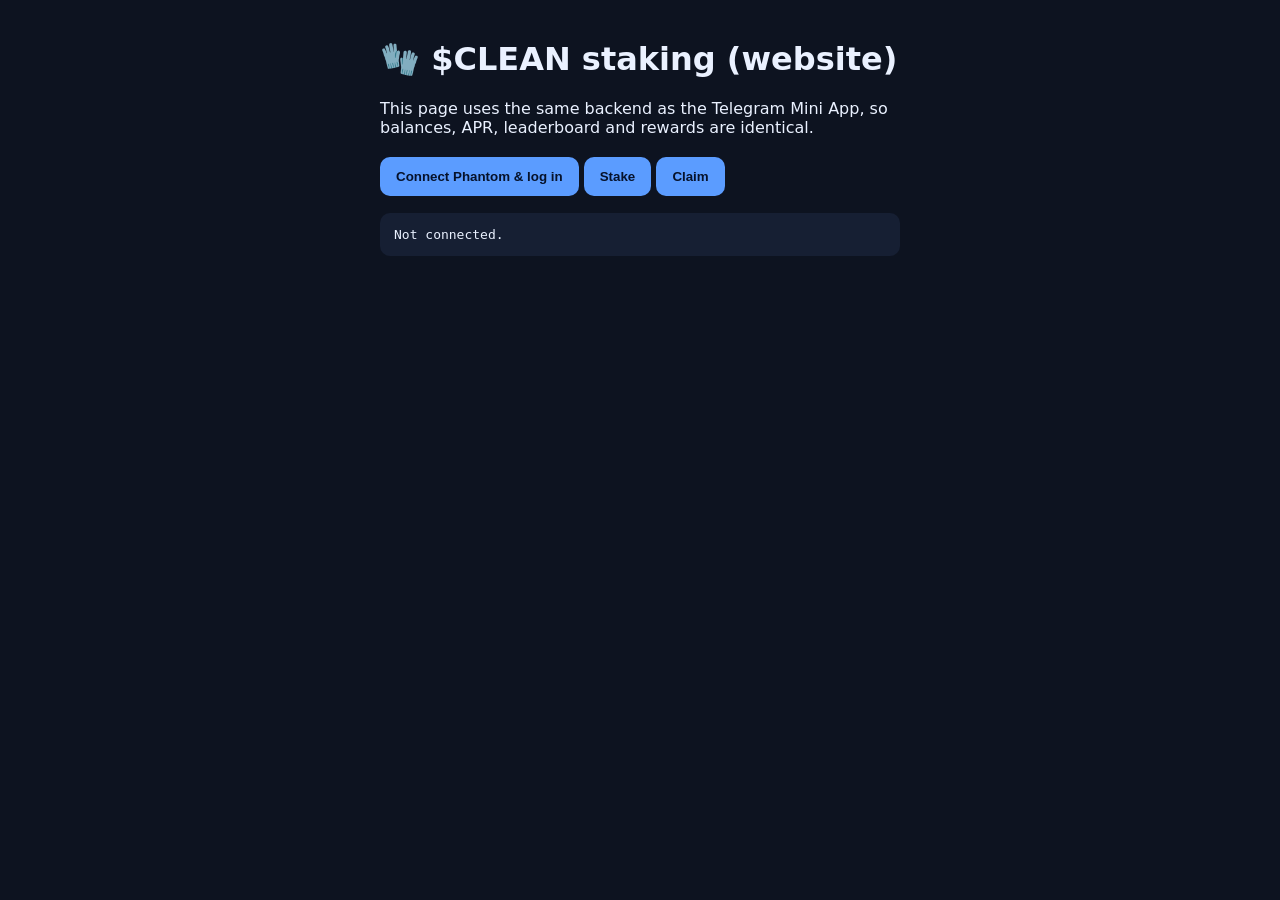
<file: clean-hands/site-sdk/example.html>
<!doctype html>
<html lang="en">
  <head>
    <meta charset="utf-8" />
    <meta name="viewport" content="width=device-width, initial-scale=1" />
    <title>$CLEAN staking — website example</title>
    <script src="./clean-staking.js"></script>
    <style>
      body {
        font-family: system-ui, sans-serif;
        background: #0d1320;
        color: #eaf1ff;
        max-width: 520px;
        margin: 40px auto;
        padding: 0 16px;
      }
      button {
        padding: 12px 16px;
        border: 0;
        border-radius: 10px;
        font-weight: 700;
        cursor: pointer;
        background: #5b9cff;
        color: #06122b;
        margin: 4px 0;
      }
      pre {
        background: #161f33;
        padding: 14px;
        border-radius: 10px;
        overflow: auto;
      }
    </style>
  </head>
  <body>
    <h1>🧤 $CLEAN staking (website)</h1>
    <p>
      This page uses the same backend as the Telegram Mini App, so balances, APR, leaderboard and
      rewards are identical.
    </p>
    <button onclick="connect()">Connect Phantom & log in</button>
    <button onclick="act('stake')">Stake</button>
    <button onclick="act('claim')">Claim</button>
    <pre id="out">Not connected.</pre>

    <script>
      // Point this at your deployed staking API host (also serves the Mini App).
      const clean = new CleanStaking('https://app.cleanhands.fun', { persist: true });
      const out = (o) => (document.getElementById('out').textContent = JSON.stringify(o, null, 2));

      async function connect() {
        try {
          const provider = window.solana; // Phantom (or any wallet-standard provider)
          if (!provider) return out('No Solana wallet found. Install Phantom.');
          await provider.connect();
          out(await clean.login(provider));
        } catch (e) {
          out('Error: ' + e.message);
        }
      }
      async function act(name) {
        try {
          out(await clean[name]());
        } catch (e) {
          out('Error: ' + e.message);
        }
      }
    </script>
  </body>
</html>
</file>
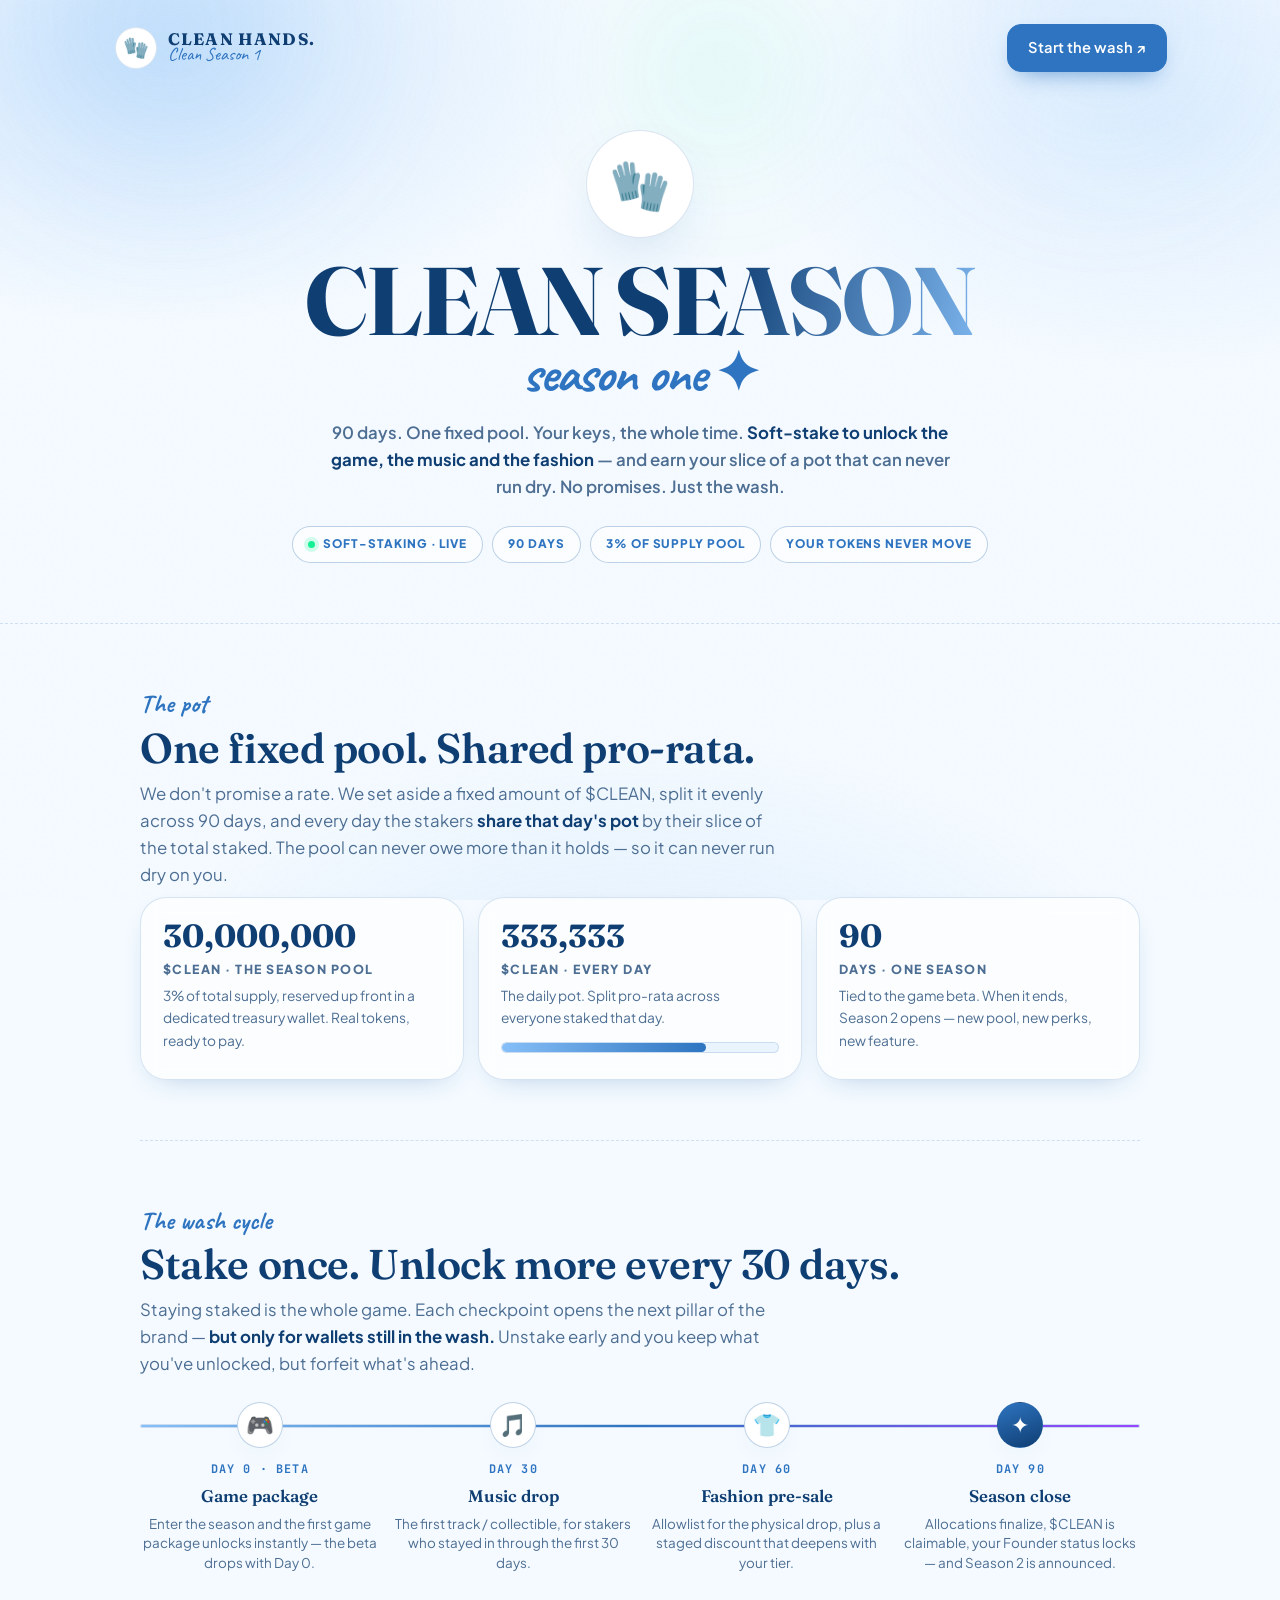
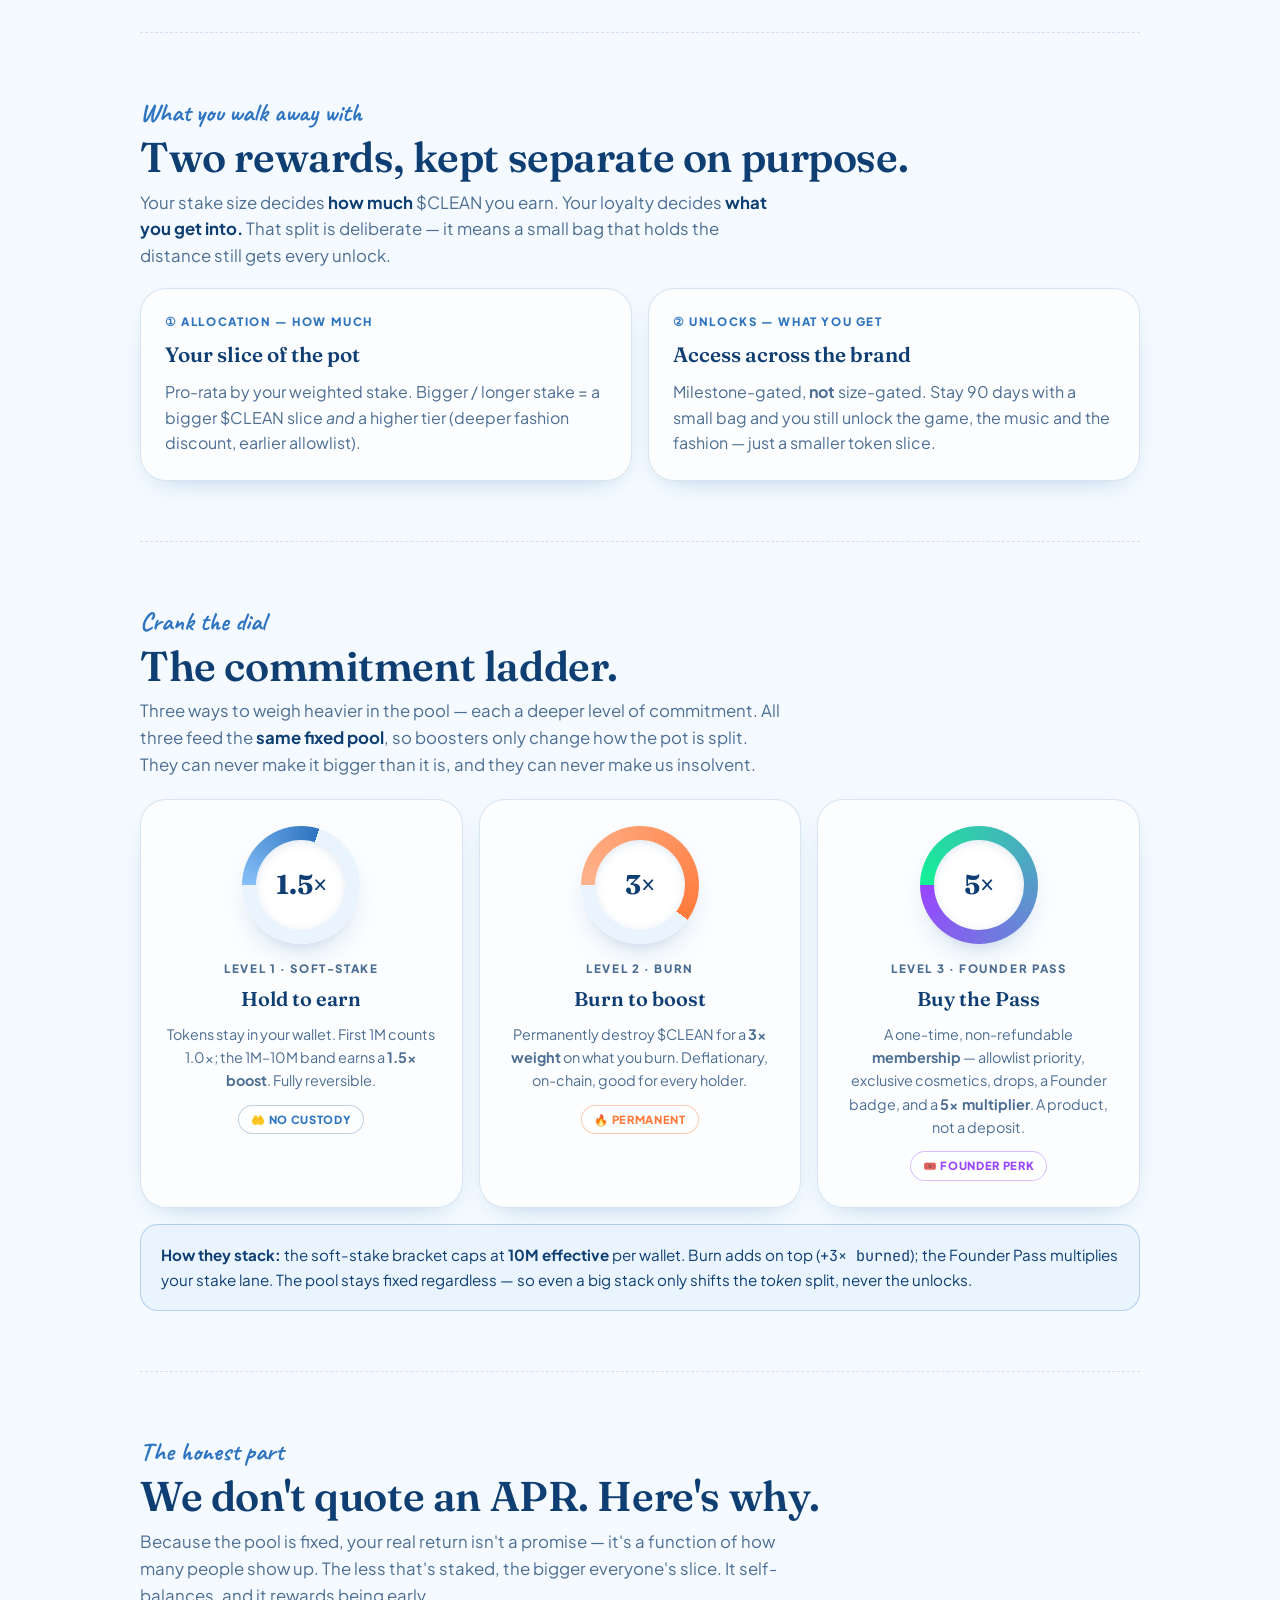
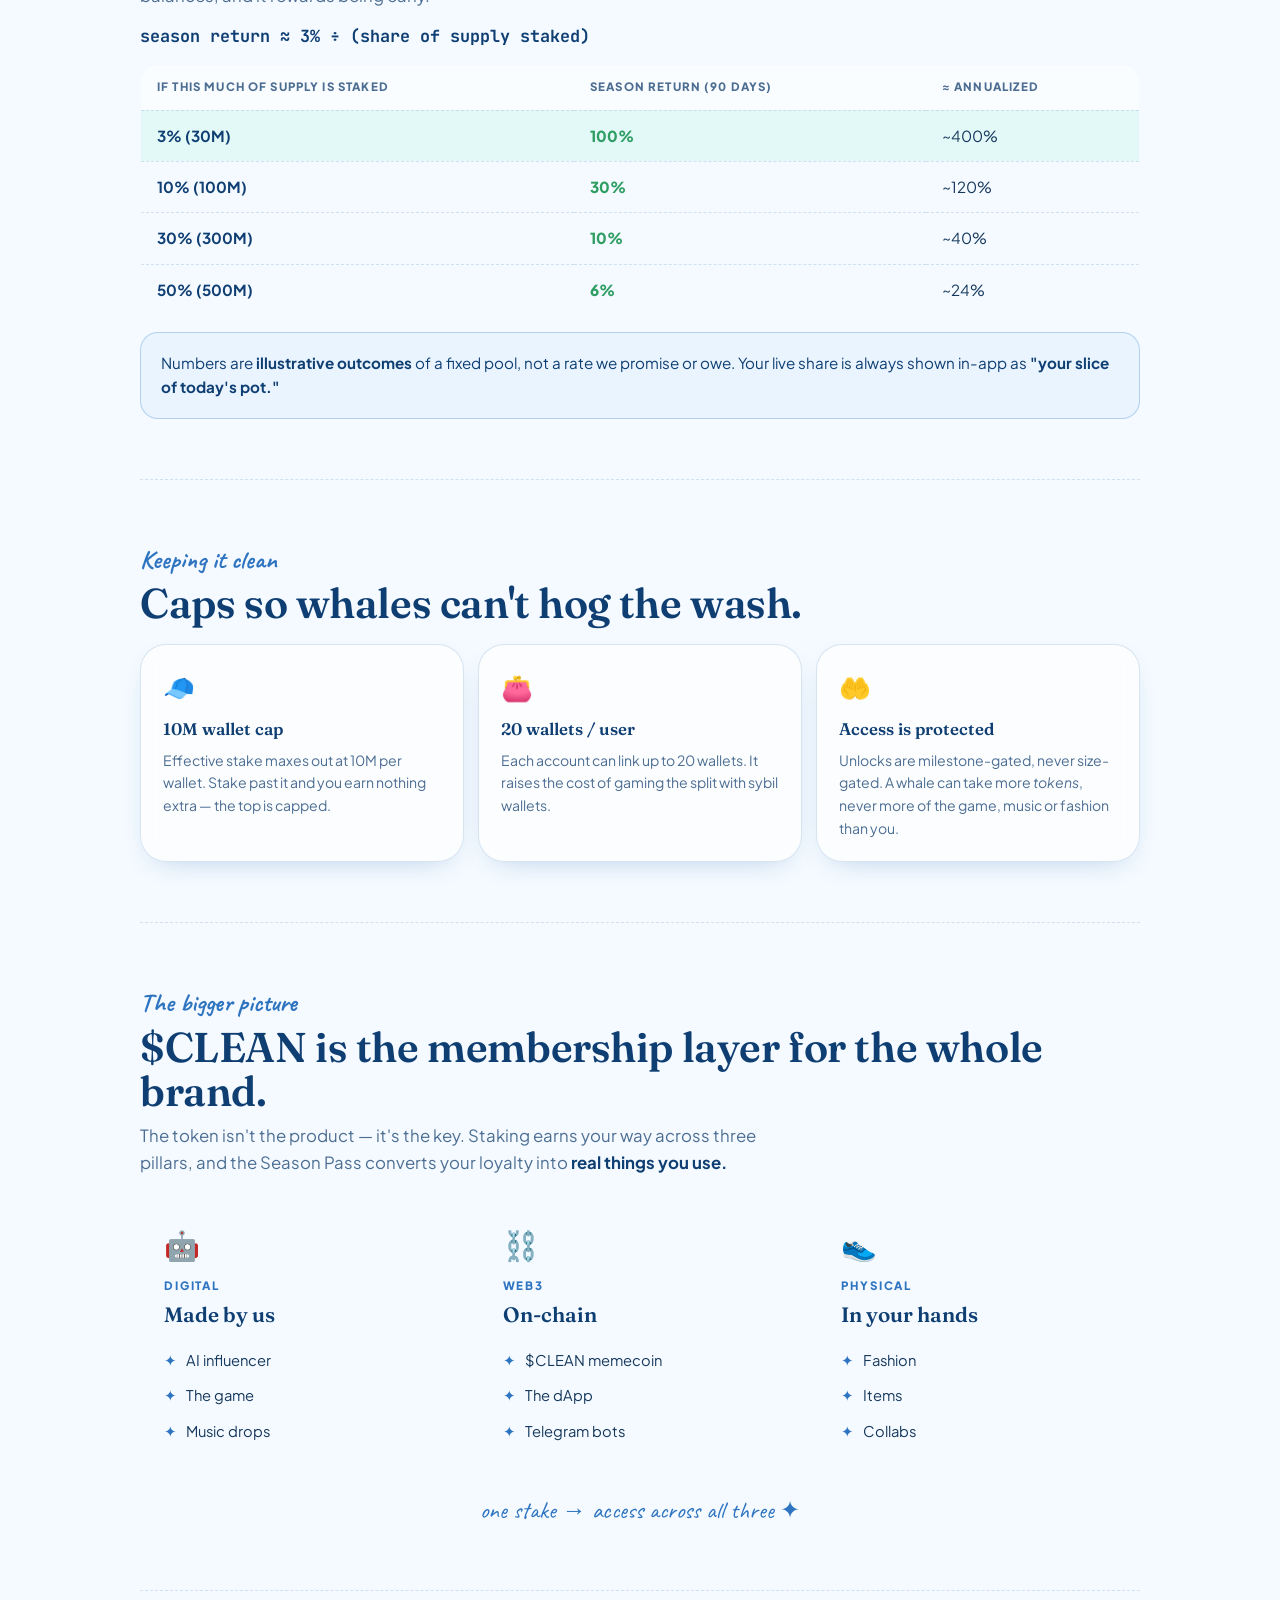
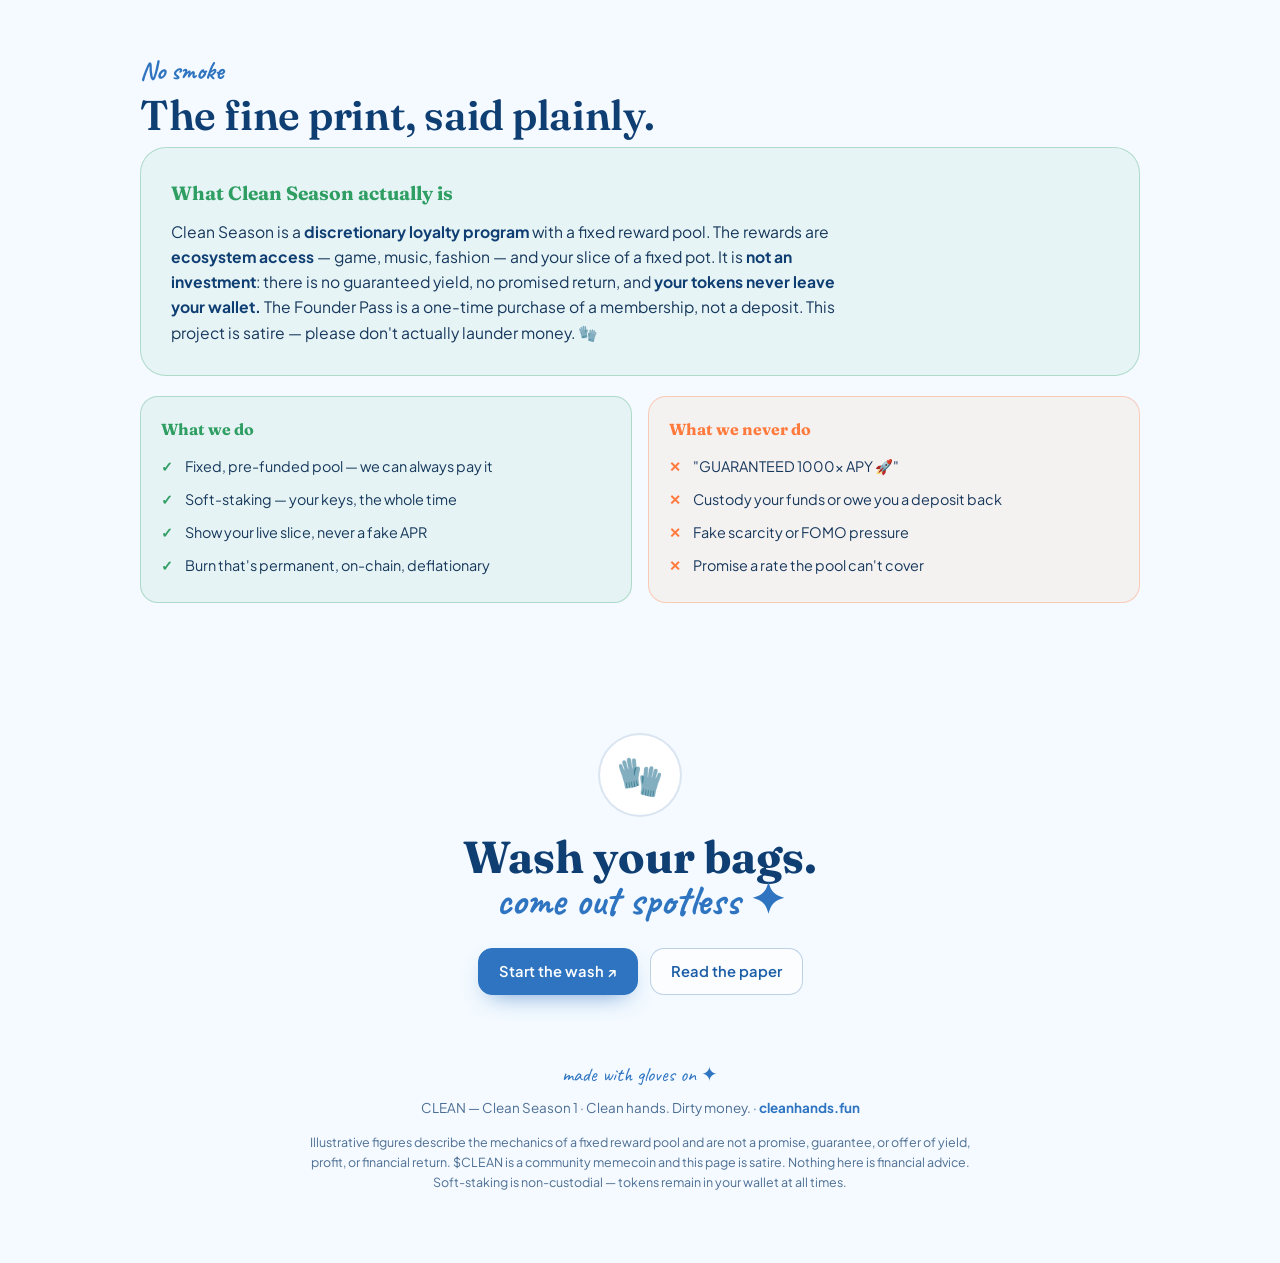
<file: clean-hands/staking-api/webapp/season1.html>
<!doctype html>
<html lang="en">
<head>
<meta charset="utf-8"/>
<meta name="viewport" content="width=device-width, initial-scale=1, viewport-fit=cover"/>
<title>$CLEAN — Clean Season 1</title>
<meta name="description" content="Clean Season 1 — 90 days, one fixed pool, soft-staking. Stake to unlock the game, the music, the fashion. Perks, boosters & utility, explained clean."/>
<meta property="og:title" content="$CLEAN — Clean Season 1"/>
<meta property="og:description" content="90 days. One pool. Your keys. Stake to unlock the game, music & fashion. No promises — just your slice of a fixed pot."/>
<meta property="og:image" content="https://cleanhands.fun/glove.png"/>
<meta name="theme-color" content="#F4FAFF"/>
<link rel="icon" href="/glove.png"/>
<link rel="preconnect" href="https://fonts.googleapis.com"/>
<link rel="preconnect" href="https://fonts.gstatic.com" crossorigin/>
<link href="https://fonts.googleapis.com/css2?family=Caveat:wght@600;700&family=Fraunces:ital,opsz,wght@0,9..144,600;0,9..144,700;1,9..144,500&family=Plus+Jakarta+Sans:wght@400;500;600;700;800&family=JetBrains+Mono:wght@500;700&display=swap" rel="stylesheet"/>
<style>
:root{
  --sky:#86BFF8; --sky-2:#A9D3FB; --sky-soft:#D6EAFD; --glove:#EAF4FE;
  --ink:#1B5DA6; --ink-2:#2E74C0; --ink-deep:#0F3E73; --text:#16385C; --muted:#4D6E93;
  --sol:#9945FF; --sol-2:#14F195; --fire:#FF7A3C; --skin:#E7B492; --pos:#2F9E63;
  --paper:#F4FAFF; --white:#FFFFFF;
  --line:rgba(27,93,166,.16); --line-2:rgba(27,93,166,.28);
  --shadow:0 24px 60px -28px rgba(27,93,166,.35);
  --shadow-sm:0 10px 30px -18px rgba(27,93,166,.45);
  --r:26px;
}
@property --p{syntax:'<number>';inherits:false;initial-value:0}
*{margin:0;padding:0;box-sizing:border-box;-webkit-tap-highlight-color:transparent}
html{scroll-behavior:smooth}
body{font-family:'Plus Jakarta Sans',sans-serif;background:var(--paper);color:var(--text);line-height:1.6;-webkit-font-smoothing:antialiased;overflow-x:hidden}
body::before{content:"";position:fixed;inset:0;z-index:0;pointer-events:none;
  background:radial-gradient(60% 50% at 12% 6%,rgba(134,191,248,.30),transparent 60%),radial-gradient(55% 45% at 92% 14%,rgba(169,211,251,.26),transparent 60%),radial-gradient(70% 60% at 50% 118%,rgba(134,191,248,.20),transparent 60%)}
body::after{content:"";position:fixed;inset:0;z-index:0;pointer-events:none;opacity:.5;
  background-image:url("data:image/svg+xml,%3Csvg xmlns='http://www.w3.org/2000/svg' width='120' height='120'%3E%3Cfilter id='n'%3E%3CfeTurbulence type='fractalNoise' baseFrequency='.9' numOctaves='2'/%3E%3C/filter%3E%3Crect width='100%25' height='100%25' filter='url(%23n)' opacity='.035'/%3E%3C/svg%3E")}
a{color:inherit;text-decoration:none}

/* progress */
#prog{position:fixed;top:0;left:0;height:3px;width:0;z-index:60;background:linear-gradient(90deg,var(--sky),var(--ink-2));box-shadow:0 0 12px rgba(134,191,248,.9)}

/* nav */
nav{position:fixed;top:0;left:0;right:0;z-index:50}
nav .bar{margin:14px auto;max-width:1080px;display:flex;align-items:center;justify-content:space-between;padding:9px 12px 9px 14px;border-radius:20px;border:1.5px solid transparent;transition:.35s}
nav.scrolled .bar{background:rgba(255,255,255,.72);backdrop-filter:blur(16px);border-color:var(--line);box-shadow:var(--shadow-sm)}
.brand{display:flex;align-items:center;gap:11px;cursor:pointer}
.gv{display:grid;place-items:center;border-radius:50%;border:1.5px solid var(--line);background:#fff;line-height:1}
.brand .gv{width:42px;height:42px;font-size:1.3rem}
.brand .lock{display:flex;flex-direction:column;line-height:.92}
.brand b{font-family:'Fraunces',serif;font-size:1.04rem;font-weight:700;letter-spacing:.07em;color:var(--ink-deep)}
.brand .sub{font-family:'Caveat',cursive;font-size:1.15rem;color:var(--ink-2);margin-top:-1px}
.btn{font-family:inherit;font-weight:600;font-size:.92rem;cursor:pointer;border-radius:14px;padding:11px 20px;transition:.22s;border:1.5px solid var(--ink-2);white-space:nowrap;display:inline-flex;align-items:center;gap:8px}
.btn-solid{background:var(--ink-2);color:#fff;box-shadow:0 10px 24px -12px rgba(46,116,192,.8)}
.btn-solid:hover{background:var(--ink);transform:translateY(-2px)}
.btn-ghost{background:rgba(255,255,255,.6);color:var(--ink);border-color:var(--line-2)}
.btn-ghost:hover{background:#fff;transform:translateY(-2px)}

/* layout */
main{position:relative;z-index:2;max-width:1080px;margin:0 auto;padding:0 clamp(18px,4vw,40px) 60px}
section{padding:60px 0;border-bottom:1.5px dashed var(--line)}
section:last-of-type{border-bottom:none}
.eyebrow{font-family:'Caveat',cursive;font-size:1.6rem;color:var(--ink-2);font-weight:700}
h2.h{font-family:'Fraunces',serif;font-weight:600;color:var(--ink-deep);font-size:clamp(1.7rem,4vw,2.6rem);line-height:1.05;letter-spacing:-.01em;margin:2px 0 10px}
.lede{color:var(--muted);font-size:1.05rem;max-width:640px;margin-bottom:6px}
.lede b{color:var(--ink-deep)}
h3.sub{font-family:'Fraunces',serif;font-weight:600;color:var(--ink-deep);font-size:1.15rem;margin:26px 0 12px}
.card{background:rgba(255,255,255,.66);backdrop-filter:blur(10px);border:1.5px solid var(--line);border-radius:var(--r);box-shadow:var(--shadow-sm)}
.muted{color:var(--muted)} .mono{font-family:'JetBrains Mono',monospace}
.pos{color:var(--pos)} .fire{color:var(--fire)}

/* shine */
.shine{background:linear-gradient(100deg,var(--ink-deep) 26%,var(--sky) 44%,var(--ink-2) 54%,var(--ink-deep) 72%);background-size:240% 100%;-webkit-background-clip:text;background-clip:text;-webkit-text-fill-color:transparent;color:transparent;animation:shineMove 7s linear infinite}
@keyframes shineMove{to{background-position:-240% 0}}

/* hero */
.hero{position:relative;padding:130px 0 60px;text-align:center;overflow:hidden;border-bottom:1.5px dashed var(--line)}
.aurora{position:absolute;inset:-30% -10% auto;height:520px;z-index:0;pointer-events:none;filter:blur(64px);opacity:.7}
.aurora i{position:absolute;border-radius:50%;mix-blend-mode:multiply;animation:auroraDrift 22s ease-in-out infinite alternate}
.aurora i:nth-child(1){width:420px;height:420px;left:6%;top:0;background:radial-gradient(circle,rgba(134,191,248,.5),transparent 70%)}
.aurora i:nth-child(2){width:360px;height:360px;right:8%;top:30px;background:radial-gradient(circle,rgba(169,211,251,.45),transparent 70%);animation-duration:26s}
.aurora i:nth-child(3){width:280px;height:280px;left:46%;top:120px;background:radial-gradient(circle,rgba(20,241,149,.16),transparent 70%);animation-duration:30s}
@keyframes auroraDrift{to{transform:translate(46px,32px) scale(1.12)}}
.hero .gv{width:108px;height:108px;font-size:3.1rem;margin:0 auto;box-shadow:var(--shadow);animation:bob 5s ease-in-out infinite;position:relative;z-index:2}
@keyframes bob{50%{transform:translateY(-10px)}}
.hero h1{font-family:'Fraunces',serif;font-weight:700;font-size:clamp(2.8rem,10vw,6rem);line-height:.92;letter-spacing:-.02em;margin-top:18px;position:relative;z-index:2}
.hero .scr{display:block;font-family:'Caveat',cursive;color:var(--ink-2);font-size:clamp(2rem,6vw,3.4rem);line-height:.8;margin-top:8px}
.hero .lede{margin:24px auto 0;font-weight:600}
.metarow{margin-top:26px;display:flex;gap:9px;flex-wrap:wrap;justify-content:center;position:relative;z-index:2}
.pill{display:inline-flex;align-items:center;gap:8px;font-size:.74rem;font-weight:800;letter-spacing:.08em;text-transform:uppercase;color:var(--ink-2);border:1.5px solid var(--line-2);border-radius:100px;padding:8px 15px;background:rgba(255,255,255,.6)}
.pill .dot{width:7px;height:7px;border-radius:50%;background:var(--sol-2);box-shadow:0 0 0 4px rgba(20,241,149,.18)}
.stars{position:absolute;inset:0;pointer-events:none;z-index:1;overflow:hidden}
.cstar{position:absolute;color:#fff;font-family:'Fraunces',serif;opacity:0;text-shadow:0 0 12px rgba(134,191,248,.95),0 0 30px rgba(169,211,251,.7);animation:cstar var(--d,3.4s) ease-in-out var(--w,0s) infinite}
@keyframes cstar{0%{opacity:0;transform:translate(var(--fx),var(--fy)) scale(.2) rotate(-32deg)}45%{opacity:var(--o,1);transform:translate(0,0) scale(1) rotate(0)}62%{opacity:var(--o,1)}100%{opacity:0;transform:translate(calc(var(--fx)*-.5),calc(var(--fy)*-.5)) scale(.5) rotate(36deg)}}

/* stat band */
.statband{display:grid;grid-template-columns:repeat(3,1fr);gap:14px;margin-top:8px}
@media(max-width:680px){.statband{grid-template-columns:1fr}}
.stat{padding:22px}
.stat .big{font-family:'Fraunces',serif;font-weight:700;color:var(--ink-deep);font-size:2rem;line-height:1}
.stat .lab{font-size:.78rem;font-weight:800;letter-spacing:.12em;text-transform:uppercase;color:var(--muted);margin-top:8px}
.stat .note{font-size:.86rem;color:var(--muted);margin-top:6px}
.gauge{height:11px;border-radius:100px;background:var(--glove);border:1.5px solid var(--line);overflow:hidden;margin:12px 0 4px}
.gauge i{display:block;height:100%;width:0;border-radius:100px;background:linear-gradient(90deg,var(--sky),var(--ink-2));transition:width 1.2s cubic-bezier(.2,.8,.2,1)}

/* timeline */
.tl{position:relative;margin-top:24px}
.tl .track{position:absolute;left:0;right:0;top:22px;height:4px;border-radius:100px;background:var(--glove);border:1px solid var(--line);overflow:hidden}
.tl .track i{display:block;height:100%;width:0;background:linear-gradient(90deg,var(--sky),var(--ink-2),var(--sol));transition:width 1.6s cubic-bezier(.2,.8,.2,1)}
.stops{display:grid;grid-template-columns:repeat(4,1fr);gap:14px}
@media(max-width:760px){.tl .track{display:none}.stops{grid-template-columns:1fr 1fr}}
@media(max-width:460px){.stops{grid-template-columns:1fr}}
.stop{text-align:center}
.stop .node{width:46px;height:46px;border-radius:50%;display:grid;place-items:center;font-size:1.4rem;margin:0 auto 12px;background:#fff;border:1.5px solid var(--line-2);box-shadow:var(--shadow-sm);position:relative;z-index:2}
.stop.close .node{background:linear-gradient(160deg,var(--ink-2),var(--ink-deep));border-color:transparent}
.stop .day{font-family:'JetBrains Mono',monospace;font-weight:700;font-size:.74rem;letter-spacing:.1em;color:var(--ink-2);text-transform:uppercase}
.stop h4{font-family:'Fraunces',serif;font-weight:600;color:var(--ink-deep);font-size:1.05rem;margin:4px 0 4px}
.stop p{font-size:.84rem;color:var(--muted);line-height:1.45}

/* two-earn */
.two{display:grid;grid-template-columns:1fr 1fr;gap:16px;margin-top:18px}
@media(max-width:680px){.two{grid-template-columns:1fr}}
.two .card{padding:24px}
.two .tag{font-size:.72rem;font-weight:800;letter-spacing:.14em;text-transform:uppercase;color:var(--ink-2)}
.two h4{font-family:'Fraunces',serif;font-weight:600;color:var(--ink-deep);font-size:1.3rem;margin:6px 0 8px}

/* booster ladder */
.ladder{display:grid;grid-template-columns:repeat(3,1fr);gap:16px;margin-top:20px}
@media(max-width:760px){.ladder{grid-template-columns:1fr}}
.boost{padding:26px 22px;text-align:center;position:relative;overflow:hidden}
.boost .dial{--p:0;width:118px;height:118px;border-radius:50%;margin:0 auto 16px;position:relative;display:grid;place-items:center;
  background:conic-gradient(from -90deg,var(--sky),var(--ink-2) calc(var(--p)*1%),var(--glove) calc(var(--p)*1%));
  transition:--p 1.3s cubic-bezier(.2,.8,.2,1);box-shadow:0 14px 30px -18px rgba(27,93,166,.5)}
.boost.fire .dial{background:conic-gradient(from -90deg,#ffb38c,var(--fire) calc(var(--p)*1%),var(--glove) calc(var(--p)*1%))}
.boost.gold .dial{background:conic-gradient(from -90deg,var(--sol-2),var(--sol) calc(var(--p)*1%),var(--glove) calc(var(--p)*1%))}
.boost .dial::before{content:"";position:absolute;inset:14px;border-radius:50%;background:#fff;box-shadow:inset 0 2px 10px rgba(27,93,166,.14)}
.boost .dial b{position:relative;font-family:'Fraunces',serif;color:var(--ink-deep);font-size:1.7rem}
.boost .tag{font-size:.72rem;font-weight:800;letter-spacing:.14em;text-transform:uppercase;color:var(--muted)}
.boost h4{font-family:'Fraunces',serif;font-weight:600;color:var(--ink-deep);font-size:1.25rem;margin:5px 0 8px}
.boost p{font-size:.9rem;color:var(--muted)}
.boost .seal{display:inline-block;margin-top:12px;font-size:.7rem;font-weight:800;letter-spacing:.06em;text-transform:uppercase;border-radius:100px;padding:5px 12px;border:1.5px solid var(--line-2);color:var(--ink-2);background:rgba(255,255,255,.6)}
.boost.fire .seal{color:var(--fire);border-color:rgba(255,122,60,.4)}
.boost.gold .seal{color:var(--sol);border-color:rgba(153,69,255,.35)}
.sheen{position:absolute;top:0;left:-70%;width:55%;height:100%;background:linear-gradient(100deg,transparent,rgba(255,255,255,.7),transparent);transform:skewX(-18deg);animation:sheen 4.5s ease-in-out infinite;pointer-events:none}
@keyframes sheen{0%{left:-70%}55%,100%{left:160%}}

/* math table */
.tbl{width:100%;border-collapse:collapse;margin-top:14px;font-size:.95rem;overflow:hidden;border-radius:18px;border:1.5px solid var(--line)}
.tbl th,.tbl td{padding:13px 16px;text-align:left;border-bottom:1px dashed var(--line)}
.tbl th{font-size:.72rem;font-weight:800;letter-spacing:.1em;text-transform:uppercase;color:var(--muted);background:rgba(255,255,255,.5)}
.tbl tr:last-child td{border-bottom:none}
.tbl td:first-child{font-weight:700;color:var(--ink-deep)}
.tbl .hl{color:var(--pos);font-weight:800}
.tbl tr.spot td{background:rgba(20,241,149,.07)}
.note-card{margin-top:16px;border-radius:18px;padding:18px 20px;border:1.5px solid rgba(46,116,192,.28);background:rgba(134,191,248,.10);font-size:.95rem;color:var(--ink-deep)}
.note-card b{color:var(--ink-deep)}

/* caps */
.caps{display:grid;grid-template-columns:repeat(3,1fr);gap:14px;margin-top:18px}
@media(max-width:760px){.caps{grid-template-columns:1fr}}
.cap-i{padding:22px}
.cap-i .ic{font-size:1.6rem}
.cap-i h4{font-family:'Fraunces',serif;font-weight:600;color:var(--ink-deep);font-size:1.05rem;margin:8px 0 6px}
.cap-i p{font-size:.88rem;color:var(--muted)}

/* pillars */
.pillars{display:grid;grid-template-columns:repeat(3,1fr);gap:16px;margin-top:20px}
@media(max-width:760px){.pillars{grid-template-columns:1fr}}
.pil{padding:24px;position:relative;overflow:hidden}
.pil .kic{font-size:1.8rem}
.pil .ktag{font-size:.72rem;font-weight:800;letter-spacing:.16em;text-transform:uppercase;color:var(--ink-2);margin-top:10px}
.pil h4{font-family:'Fraunces',serif;font-weight:600;color:var(--ink-deep);font-size:1.3rem;margin:2px 0 12px}
.pil ul{list-style:none}
.pil li{padding:6px 0 6px 22px;position:relative;font-size:.92rem;color:var(--text)}
.pil li::before{content:"✦";position:absolute;left:0;color:var(--ink-2)}
.pass-line{margin-top:18px;text-align:center;font-family:'Caveat',cursive;font-size:1.5rem;color:var(--ink-2)}

/* honesty */
.honesty{border-radius:var(--r);padding:30px;border:1.5px solid rgba(47,158,99,.3);background:rgba(47,158,99,.06);margin-top:8px}
.honesty h3{font-family:'Fraunces',serif;color:var(--pos);font-size:1.2rem;margin-bottom:10px}
.honesty p{color:var(--text);font-size:.98rem;max-width:680px}
.honesty p b{color:var(--ink-deep)}
.dd{display:grid;grid-template-columns:1fr 1fr;gap:16px;margin-top:20px}
@media(max-width:680px){.dd{grid-template-columns:1fr}}
.do,.dont{border-radius:18px;padding:20px;border:1.5px solid var(--line)}
.do{background:rgba(47,158,99,.07);border-color:rgba(47,158,99,.3)}
.dont{background:rgba(255,122,60,.07);border-color:rgba(255,122,60,.32)}
.do h4,.dont h4{font-family:'Fraunces',serif;font-size:1rem;margin-bottom:8px}
.do h4{color:var(--pos)}.dont h4{color:var(--fire)}
.do li,.dont li{list-style:none;padding:5px 0 5px 24px;position:relative;font-size:.9rem;color:var(--text)}
.do li::before{content:"✓";position:absolute;left:0;color:var(--pos);font-weight:800}
.dont li::before{content:"✕";position:absolute;left:0;color:var(--fire);font-weight:800}

/* cta + foot */
.endcta{text-align:center;padding:70px 0 30px}
.endcta .gv{width:84px;height:84px;font-size:2.4rem;margin:0 auto 18px;border:2px solid var(--line)}
.endcta h2{font-family:'Fraunces',serif;font-weight:700;color:var(--ink-deep);font-size:clamp(1.8rem,5vw,2.8rem);line-height:1}
.endcta .scr{display:block;font-family:'Caveat',cursive;color:var(--ink-2);font-size:clamp(1.8rem,5vw,2.6rem);line-height:.9;margin-top:2px}
.endcta .row{display:flex;gap:12px;flex-wrap:wrap;justify-content:center;margin-top:28px}
.foot{text-align:center;padding:34px 0 10px;color:var(--muted);font-size:.84rem}
.foot .cv{font-family:'Caveat',cursive;color:var(--ink-2);font-size:1.25rem}
.disc{max-width:680px;margin:14px auto 0;font-size:.78rem;color:var(--muted);line-height:1.6}

/* burst */
.burst{position:fixed;left:0;top:0;z-index:120;pointer-events:none;color:var(--ink-2);font-family:'Fraunces',serif;will-change:transform,opacity}
@keyframes burstfly{0%{opacity:1;transform:translate(0,0) scale(.4) rotate(0)}100%{opacity:0;transform:translate(var(--dx),var(--dy)) scale(1.15) rotate(var(--dr))}}

@media(prefers-reduced-motion:reduce){*{animation:none!important}.shine{-webkit-text-fill-color:var(--ink-deep);color:var(--ink-deep);background:none}}
</style>
</head>
<body>
<div id="prog"></div>

<nav id="nav">
  <div class="bar">
    <a class="brand" href="https://cleanhands.fun/"><span class="gv">🧤</span><span class="lock"><b>CLEAN HANDS.</b><span class="sub">Clean Season 1</span></span></a>
    <a class="btn btn-solid" href="https://app.cleanhands.fun/">Start the wash ↗</a>
  </div>
</nav>

<!-- ===== HERO ===== -->
<header class="hero">
  <div class="aurora" aria-hidden="true"><i></i><i></i><i></i></div>
  <div class="stars" id="heroStars" aria-hidden="true"></div>
  <span class="gv">🧤</span>
  <h1><span class="shine">CLEAN SEASON</span><span class="scr">season one ✦</span></h1>
  <p class="lede">90 days. One fixed pool. Your keys, the whole time. <b>Soft-stake to unlock the game, the music and the fashion</b> — and earn your slice of a pot that can never run dry. No promises. Just the wash.</p>
  <div class="metarow">
    <span class="pill"><span class="dot"></span>Soft-staking · live</span>
    <span class="pill">90 days</span>
    <span class="pill">3% of supply pool</span>
    <span class="pill">your tokens never move</span>
  </div>
</header>

<main>
  <!-- ===== THE POOL ===== -->
  <section id="pool">
    <span class="eyebrow">The pot</span>
    <h2 class="h">One fixed pool. Shared pro-rata.</h2>
    <p class="lede">We don't promise a rate. We set aside a fixed amount of $CLEAN, split it evenly across 90 days, and every day the stakers <b>share that day's pot</b> by their slice of the total staked. The pool can never owe more than it holds — so it can never run dry on you.</p>
    <div class="statband">
      <div class="card stat"><div class="big mono">30,000,000</div><div class="lab">$CLEAN · the season pool</div><div class="note">3% of total supply, reserved up front in a dedicated treasury wallet. Real tokens, ready to pay.</div></div>
      <div class="card stat"><div class="big mono">333,333</div><div class="lab">$CLEAN · every day</div><div class="note">The daily pot. Split pro-rata across everyone staked that day.</div><div class="gauge"><i class="gfill" data-w="74%"></i></div></div>
      <div class="card stat"><div class="big mono">90</div><div class="lab">days · one season</div><div class="note">Tied to the game beta. When it ends, Season 2 opens — new pool, new perks, new feature.</div></div>
    </div>
  </section>

  <!-- ===== TIMELINE ===== -->
  <section id="unlocks">
    <span class="eyebrow">The wash cycle</span>
    <h2 class="h">Stake once. Unlock more every 30 days.</h2>
    <p class="lede">Staying staked is the whole game. Each checkpoint opens the next pillar of the brand — <b>but only for wallets still in the wash.</b> Unstake early and you keep what you've unlocked, but forfeit what's ahead.</p>
    <div class="tl">
      <div class="track"><i class="tlfill" data-w="100%"></i></div>
      <div class="stops">
        <div class="stop"><div class="node">🎮</div><div class="day">Day 0 · beta</div><h4>Game package</h4><p>Enter the season and the first game package unlocks instantly — the beta drops with Day 0.</p></div>
        <div class="stop"><div class="node">🎵</div><div class="day">Day 30</div><h4>Music drop</h4><p>The first track / collectible, for stakers who stayed in through the first 30 days.</p></div>
        <div class="stop"><div class="node">👕</div><div class="day">Day 60</div><h4>Fashion pre-sale</h4><p>Allowlist for the physical drop, plus a staged discount that deepens with your tier.</p></div>
        <div class="stop close"><div class="node" style="color:#fff">✦</div><div class="day">Day 90</div><h4>Season close</h4><p>Allocations finalize, $CLEAN is claimable, your Founder status locks — and Season 2 is announced.</p></div>
      </div>
    </div>
  </section>

  <!-- ===== TWO THINGS ===== -->
  <section id="earn">
    <span class="eyebrow">What you walk away with</span>
    <h2 class="h">Two rewards, kept separate on purpose.</h2>
    <p class="lede">Your stake size decides <b>how much</b> $CLEAN you earn. Your loyalty decides <b>what you get into.</b> That split is deliberate — it means a small bag that holds the distance still gets every unlock.</p>
    <div class="two">
      <div class="card">
        <div class="tag">① Allocation — how much</div>
        <h4>Your slice of the pot</h4>
        <p class="muted">Pro-rata by your weighted stake. Bigger / longer stake = a bigger $CLEAN slice <i>and</i> a higher tier (deeper fashion discount, earlier allowlist).</p>
      </div>
      <div class="card">
        <div class="tag">② Unlocks — what you get</div>
        <h4>Access across the brand</h4>
        <p class="muted">Milestone-gated, <b>not</b> size-gated. Stay 90 days with a small bag and you still unlock the game, the music and the fashion — just a smaller token slice.</p>
      </div>
    </div>
  </section>

  <!-- ===== BOOSTERS ===== -->
  <section id="boosters">
    <span class="eyebrow">Crank the dial</span>
    <h2 class="h">The commitment ladder.</h2>
    <p class="lede">Three ways to weigh heavier in the pool — each a deeper level of commitment. All three feed the <b>same fixed pool</b>, so boosters only change how the pot is split. They can never make it bigger than it is, and they can never make us insolvent.</p>
    <div class="ladder">
      <div class="card boost"><span class="sheen"></span>
        <div class="dial" data-p="30"><b>1.5×</b></div>
        <div class="tag">Level 1 · soft-stake</div>
        <h4>Hold to earn</h4>
        <p>Tokens stay in your wallet. First 1M counts 1.0×; the 1M–10M band earns a <b>1.5× boost</b>. Fully reversible.</p>
        <span class="seal">🤲 no custody</span>
      </div>
      <div class="card boost fire"><span class="sheen"></span>
        <div class="dial" data-p="60"><b>3×</b></div>
        <div class="tag">Level 2 · burn</div>
        <h4>Burn to boost</h4>
        <p>Permanently destroy $CLEAN for a <b>3× weight</b> on what you burn. Deflationary, on-chain, good for every holder.</p>
        <span class="seal">🔥 permanent</span>
      </div>
      <div class="card boost gold"><span class="sheen"></span>
        <div class="dial" data-p="100"><b>5×</b></div>
        <div class="tag">Level 3 · Founder Pass</div>
        <h4>Buy the Pass</h4>
        <p>A one-time, non-refundable <b>membership</b> — allowlist priority, exclusive cosmetics, drops, a Founder badge, and a <b>5× multiplier</b>. A product, not a deposit.</p>
        <span class="seal">🎟️ founder perk</span>
      </div>
    </div>
    <div class="note-card"><b>How they stack:</b> the soft-stake bracket caps at <b>10M effective</b> per wallet. Burn adds on top (<span class="mono">+3× burned</span>); the Founder Pass multiplies your stake lane. The pool stays fixed regardless — so even a big stack only shifts the <i>token</i> split, never the unlocks.</div>
  </section>

  <!-- ===== HONEST MATH ===== -->
  <section id="math">
    <span class="eyebrow">The honest part</span>
    <h2 class="h">We don't quote an APR. Here's why.</h2>
    <p class="lede">Because the pool is fixed, your real return isn't a promise — it's a function of how many people show up. The less that's staked, the bigger everyone's slice. It self-balances, and it rewards being early.</p>
    <p class="mono" style="margin-top:14px;color:var(--ink-deep);font-weight:700;font-size:1.05rem">season return ≈ 3% ÷ (share of supply staked)</p>
    <table class="tbl">
      <tr><th>If this much of supply is staked</th><th>Season return (90 days)</th><th>≈ annualized</th></tr>
      <tr class="spot"><td>3% (30M)</td><td class="hl">100%</td><td>~400%</td></tr>
      <tr><td>10% (100M)</td><td class="hl">30%</td><td>~120%</td></tr>
      <tr><td>30% (300M)</td><td class="hl">10%</td><td>~40%</td></tr>
      <tr><td>50% (500M)</td><td class="hl">6%</td><td>~24%</td></tr>
    </table>
    <div class="note-card">Numbers are <b>illustrative outcomes</b> of a fixed pool, not a rate we promise or owe. Your live share is always shown in-app as <b>"your slice of today's pot."</b></div>
  </section>

  <!-- ===== CAPS / FAIRNESS ===== -->
  <section id="fair">
    <span class="eyebrow">Keeping it clean</span>
    <h2 class="h">Caps so whales can't hog the wash.</h2>
    <div class="caps">
      <div class="card cap-i"><div class="ic">🧢</div><h4>10M wallet cap</h4><p>Effective stake maxes out at 10M per wallet. Stake past it and you earn nothing extra — the top is capped.</p></div>
      <div class="card cap-i"><div class="ic">👛</div><h4>20 wallets / user</h4><p>Each account can link up to 20 wallets. It raises the cost of gaming the split with sybil wallets.</p></div>
      <div class="card cap-i"><div class="ic">🤲</div><h4>Access is protected</h4><p>Unlocks are milestone-gated, never size-gated. A whale can take more <i>tokens</i>, never more of the game, music or fashion than you.</p></div>
    </div>
  </section>

  <!-- ===== PILLARS ===== -->
  <section id="pillars">
    <span class="eyebrow">The bigger picture</span>
    <h2 class="h">$CLEAN is the membership layer for the whole brand.</h2>
    <p class="lede">The token isn't the product — it's the key. Staking earns your way across three pillars, and the Season Pass converts your loyalty into <b>real things you use.</b></p>
    <div class="pillars">
      <div class="pil"><span class="sheen"></span><div class="kic">🤖</div><div class="ktag">Digital</div><h4>Made by us</h4><ul><li>AI influencer</li><li>The game</li><li>Music drops</li></ul></div>
      <div class="pil"><span class="sheen"></span><div class="kic">⛓️</div><div class="ktag">Web3</div><h4>On-chain</h4><ul><li>$CLEAN memecoin</li><li>The dApp</li><li>Telegram bots</li></ul></div>
      <div class="pil"><span class="sheen"></span><div class="kic">👟</div><div class="ktag">Physical</div><h4>In your hands</h4><ul><li>Fashion</li><li>Items</li><li>Collabs</li></ul></div>
    </div>
    <div class="pass-line">one stake → access across all three ✦</div>
  </section>

  <!-- ===== HONESTY ===== -->
  <section id="honesty">
    <span class="eyebrow">No smoke</span>
    <h2 class="h">The fine print, said plainly.</h2>
    <div class="honesty">
      <h3>What Clean Season actually is</h3>
      <p>Clean Season is a <b>discretionary loyalty program</b> with a fixed reward pool. The rewards are <b>ecosystem access</b> — game, music, fashion — and your slice of a fixed pot. It is <b>not an investment</b>: there is no guaranteed yield, no promised return, and <b>your tokens never leave your wallet.</b> The Founder Pass is a one-time purchase of a membership, not a deposit. This project is satire — please don't actually launder money. 🧤</p>
    </div>
    <div class="dd">
      <div class="do"><h4>What we do</h4><ul><li>Fixed, pre-funded pool — we can always pay it</li><li>Soft-staking — your keys, the whole time</li><li>Show your live slice, never a fake APR</li><li>Burn that's permanent, on-chain, deflationary</li></ul></div>
      <div class="dont"><h4>What we never do</h4><ul><li>"GUARANTEED 1000× APY 🚀"</li><li>Custody your funds or owe you a deposit back</li><li>Fake scarcity or FOMO pressure</li><li>Promise a rate the pool can't cover</li></ul></div>
    </div>
  </section>

  <!-- ===== END CTA ===== -->
  <div class="endcta">
    <span class="gv">🧤</span>
    <h2>Wash your bags.<span class="scr">come out spotless ✦</span></h2>
    <div class="row">
      <a class="btn btn-solid" href="https://app.cleanhands.fun/">Start the wash ↗</a>
      <a class="btn btn-ghost" href="https://cleanhands.fun/whitepaper">Read the paper</a>
    </div>
  </div>

  <div class="foot">
    <div class="cv">made with gloves on ✦</div>
    <p style="margin-top:6px">CLEAN — Clean Season 1 · Clean hands. Dirty money. · <a href="https://cleanhands.fun/" style="color:var(--ink-2);font-weight:700">cleanhands.fun</a></p>
    <p class="disc">Illustrative figures describe the mechanics of a fixed reward pool and are not a promise, guarantee, or offer of yield, profit, or financial return. $CLEAN is a community memecoin and this page is satire. Nothing here is financial advice. Soft-staking is non-custodial — tokens remain in your wallet at all times.</p>
  </div>
</main>

<script>
const $=s=>document.querySelector(s),$$=s=>[...document.querySelectorAll(s)];

/* nav + progress */
const nav=$('#nav'),prog=$('#prog');
addEventListener('scroll',()=>{
  const h=document.documentElement;
  nav.classList.toggle('scrolled',scrollY>20);
  prog.style.width=(scrollY/(h.scrollHeight-h.clientHeight)*100)+'%';
},{passive:true});

/* hero twinkle stars */
(function(){const host=$('#heroStars');if(!host)return;const G=['✦','✧','✶','✷'];
  for(let i=0;i<20;i++){const s=document.createElement('span');s.className='cstar';s.textContent=G[i%G.length];
    const ang=Math.random()*6.283,d=30+Math.random()*70;
    s.style.cssText='left:'+(8+Math.random()*84)+'%;top:'+(12+Math.random()*64)+'%;font-size:'+(9+Math.random()*18)+'px;--fx:'+(Math.cos(ang)*d).toFixed(0)+'px;--fy:'+(Math.sin(ang)*d).toFixed(0)+'px;--d:'+(2.6+Math.random()*3)+'s;--w:-'+(Math.random()*4)+'s;--o:'+(0.5+Math.random()*0.45);
    host.appendChild(s);}})();

/* reveal: gauges, timeline, booster dials */
const io=new IntersectionObserver((es)=>es.forEach(e=>{
  if(!e.isIntersecting)return;
  e.target.querySelectorAll('.gfill,.tlfill').forEach(g=>g.style.width=g.dataset.w);
  e.target.querySelectorAll('.dial').forEach(d=>d.style.setProperty('--p',d.dataset.p));
  io.unobserve(e.target);
}),{threshold:.25});
$$('section, .hero').forEach(s=>io.observe(s));

/* sparkle burst on click — the signature interaction */
function starBurst(x,y){if(matchMedia('(prefers-reduced-motion:reduce)').matches)return;
  for(let i=0;i<16;i++){const s=document.createElement('div');s.className='burst';s.textContent='✦';
    const a=Math.random()*6.283,d=46+Math.random()*110;s.style.left=x+'px';s.style.top=y+'px';
    s.style.fontSize=(.7+Math.random()*1.2).toFixed(2)+'rem';
    s.style.setProperty('--dx',(Math.cos(a)*d).toFixed(0)+'px');s.style.setProperty('--dy',(Math.sin(a)*d).toFixed(0)+'px');
    s.style.setProperty('--dr',(Math.random()*180-90).toFixed(0)+'deg');
    s.style.animation='burstfly '+(.7+Math.random()*.5).toFixed(2)+'s cubic-bezier(.2,.7,.3,1) forwards';
    document.body.appendChild(s);setTimeout(()=>s.remove(),1300);}}
addEventListener('click',e=>{if(e.target.closest('a,button'))return;starBurst(e.clientX,e.clientY);});
</script>
</body>
</html>
</file>
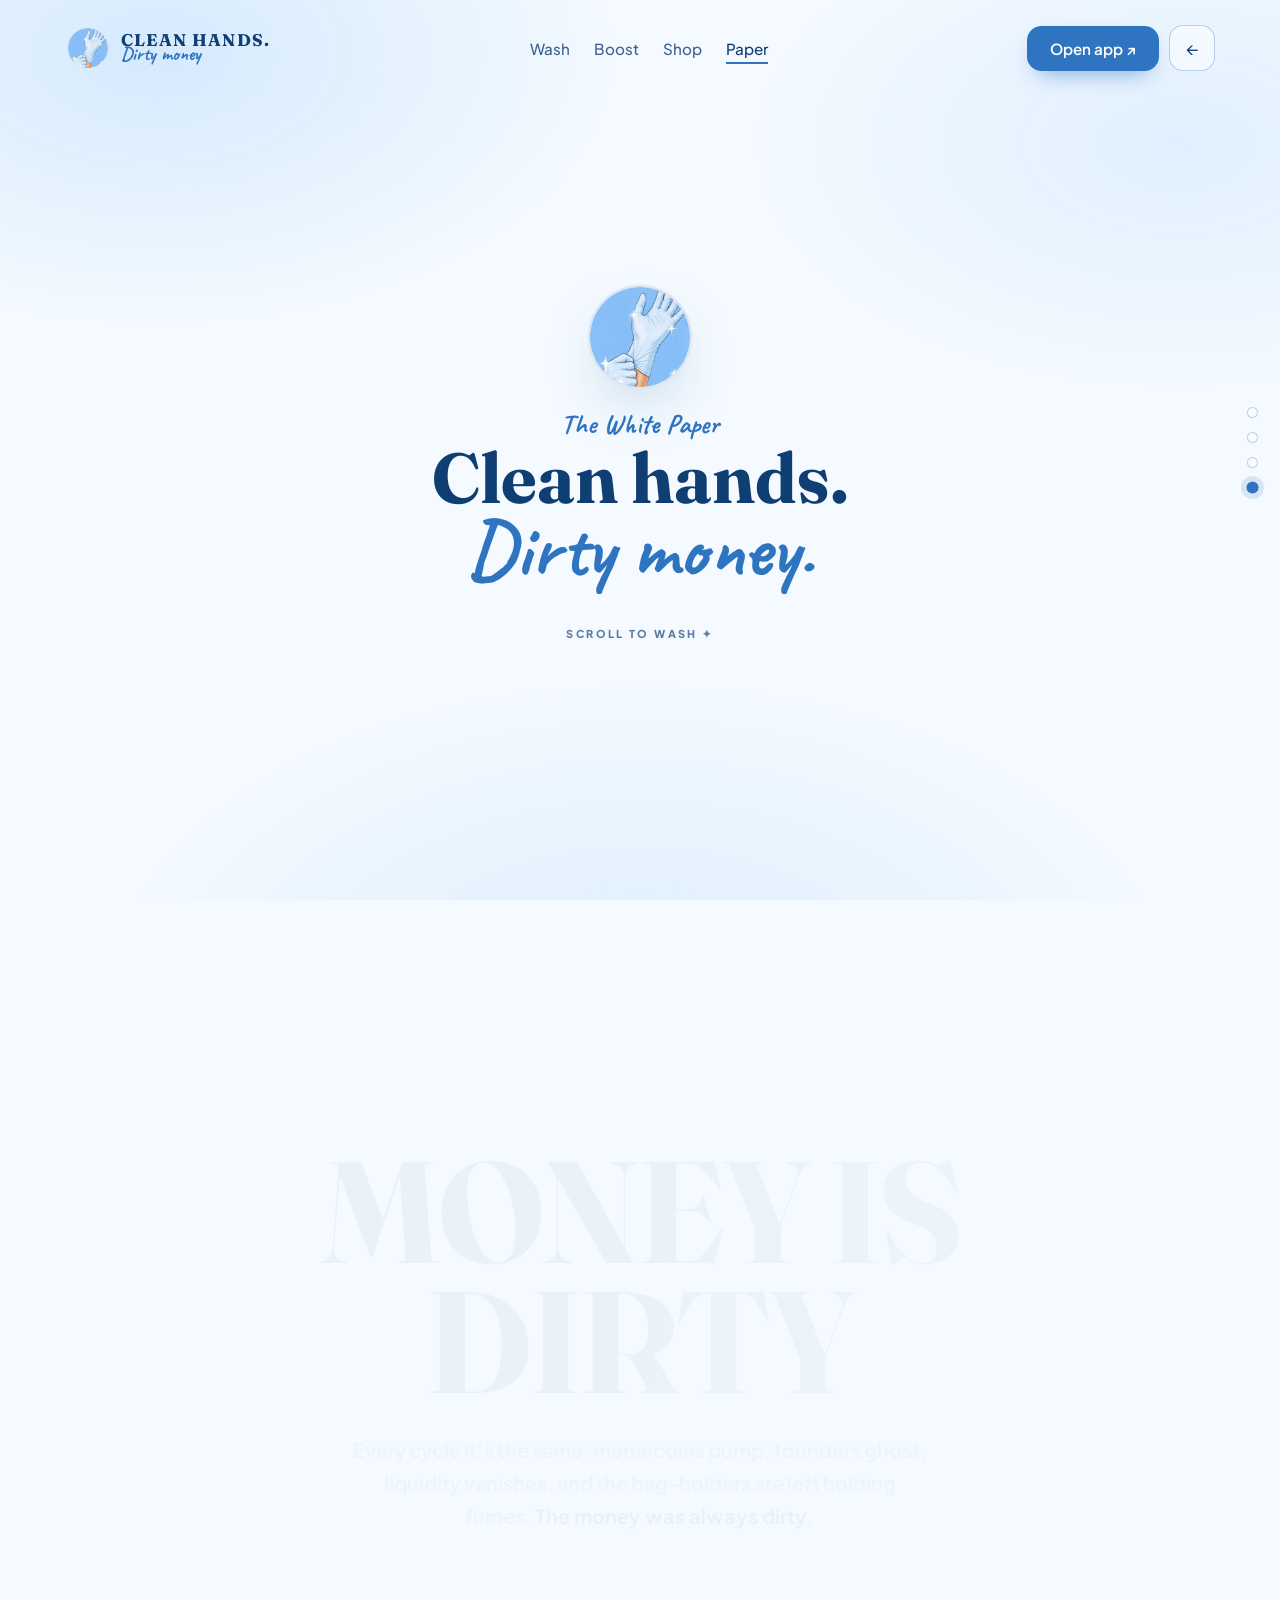
<file: clean-hands/staking-api/webapp/whitepaper.html>
<!doctype html>
<html lang="en">
<head>
<meta charset="UTF-8"/>
<meta name="viewport" content="width=device-width, initial-scale=1.0, viewport-fit=cover"/>
<title>$CLEAN — White Paper</title>
<meta name="description" content="Money is dirty. So we keep it clean. The $CLEAN white paper — soft-staking, vesting, boosters, burn, and rewards that stay transparent."/>
<meta property="og:title" content="$CLEAN — White Paper"/>
<meta property="og:description" content="Money is dirty. So we keep it clean. Extra clean. Clean hands, dirty money."/>
<meta property="og:image" content="https://cleanhands.fun/glove.png"/>
<meta name="theme-color" content="#F4FAFF"/>
<link rel="icon" href="glove.png"/>
<link rel="preconnect" href="https://fonts.googleapis.com"/>
<link rel="preconnect" href="https://fonts.gstatic.com" crossorigin/>
<link href="https://fonts.googleapis.com/css2?family=Caveat:wght@600;700&family=Fraunces:opsz,wght@9..144,600;9..144,700&family=Plus+Jakarta+Sans:wght@500;600;700;800&display=swap" rel="stylesheet"/>
<style>
:root{
  --sky:#86BFF8;--sky-2:#A9D3FB;--sky-soft:#D6EAFD;--glove:#EAF4FE;
  --paper:#F4FAFF;--white:#FFFFFF;
  --ink:#1B5DA6;--ink-2:#2E74C0;--ink-deep:#0F3E73;
  --skin:#E7B492;--sol:#9945FF;--sol-2:#14F195;
  --line:rgba(27,93,166,.16);--line-2:rgba(27,93,166,.28);
  --text:#16385c;--muted:#5d7ea3;
  --shadow:0 24px 60px -28px rgba(27,93,166,.35);
  --shadow-sm:0 10px 30px -18px rgba(27,93,166,.45);
}
*{margin:0;padding:0;box-sizing:border-box;-webkit-tap-highlight-color:transparent}
html{scroll-behavior:smooth}
body{font-family:'Plus Jakarta Sans',sans-serif;background:var(--paper);color:var(--ink-deep);-webkit-font-smoothing:antialiased;overflow-x:hidden}
body::before{content:"";position:fixed;inset:0;z-index:0;pointer-events:none;
  background:radial-gradient(60% 50% at 12% 6%,rgba(134,191,248,.28),transparent 60%),radial-gradient(55% 45% at 92% 16%,rgba(169,211,251,.26),transparent 60%),radial-gradient(70% 60% at 50% 112%,rgba(134,191,248,.22),transparent 60%)}
a{color:inherit;text-decoration:none}

/* progress bar */
#prog{position:fixed;top:0;left:0;height:3px;width:0;z-index:60;
  background:linear-gradient(90deg,var(--sky),var(--ink-2));box-shadow:0 0 12px rgba(134,191,248,.9)}

/* nav */
nav{position:fixed;top:0;left:0;right:0;z-index:50;transition:.35s ease}
nav .bar{margin:14px auto;max-width:1180px;display:flex;align-items:center;justify-content:space-between;padding:10px 14px 10px 16px;border-radius:20px;border:1.5px solid transparent;background:transparent;transition:.35s ease}
nav.scrolled .bar{background:rgba(255,255,255,.72);backdrop-filter:blur(16px);border-color:var(--line);box-shadow:var(--shadow-sm)}
.brand{display:flex;align-items:center;gap:12px;font-weight:700;cursor:pointer}
.brand img{width:42px;height:42px;border-radius:50%;border:1.5px solid var(--line);background:#fff;object-fit:cover}
.brand .lock{display:flex;flex-direction:column;line-height:.9}
.brand b{font-family:'Fraunces',serif;font-size:1.06rem;font-weight:700;letter-spacing:.07em;color:var(--ink-deep)}
.brand .sub{font-family:'Caveat',cursive;font-size:1.2rem;color:var(--ink-2);margin-top:-1px}
.navlinks{display:flex;gap:24px;font-weight:500;font-size:.95rem;color:var(--ink-deep)}
.navlinks a{position:relative;opacity:.8;transition:.2s}
.navlinks a:hover,.navlinks a.cur{opacity:1}
.navlinks a::after{content:"";position:absolute;left:0;bottom:-6px;height:2px;width:0;background:var(--ink-2);transition:.25s}
.navlinks a:hover::after,.navlinks a.cur::after{width:100%}
@media(max-width:900px){.navlinks{display:none}}
.nav-right{display:flex;align-items:center;gap:10px}
.btn{font-family:inherit;font-weight:600;font-size:.95rem;cursor:pointer;border-radius:14px;padding:12px 22px;transition:.22s ease;border:1.5px solid var(--ink-2);white-space:nowrap;display:inline-flex;align-items:center;gap:8px}
.btn-solid{background:var(--ink-2);color:#fff;box-shadow:0 10px 24px -12px rgba(46,116,192,.8)}
.btn-solid:hover{background:var(--ink);transform:translateY(-2px);box-shadow:0 16px 30px -14px rgba(27,93,166,.85)}
.btn-ghost{background:rgba(255,255,255,.6);color:var(--ink);border-color:var(--line-2)}
.btn-ghost:hover{background:#fff;transform:translateY(-2px)}
.icon-btn{width:46px;height:46px;border-radius:14px;border:1.5px solid var(--line-2);background:rgba(255,255,255,.5);display:grid;place-items:center;color:var(--ink-deep);transition:.2s;font-size:1.1rem}
.icon-btn:hover{background:#fff;transform:translateY(-2px)}

/* act dots */
.dots{position:fixed;right:22px;top:50%;transform:translateY(-50%);z-index:40;display:flex;flex-direction:column;gap:14px}
@media(max-width:760px){.dots{display:none}}
.dots a{width:11px;height:11px;border-radius:50%;border:1.5px solid var(--line-2);background:rgba(255,255,255,.55);transition:.3s}
.dots a.on{background:var(--ink-2);border-color:var(--ink-2);box-shadow:0 0 0 5px rgba(46,116,192,.14);transform:scale(1.1)}

/* intro */
.intro{position:relative;z-index:2;min-height:94vh;display:flex;flex-direction:column;align-items:center;justify-content:center;text-align:center;padding:120px 20px 40px}
.intro img{width:104px;height:104px;border-radius:50%;border:2px solid var(--line);background:#fff;object-fit:cover;box-shadow:0 24px 60px -28px rgba(27,93,166,.5);animation:bob 5s ease-in-out infinite}
@keyframes bob{50%{transform:translateY(-9px)}}
.intro .eyebrow{font-family:'Caveat',cursive;font-size:1.7rem;color:var(--ink-2);font-weight:700;margin-top:18px}
.intro h1{font-family:'Fraunces',serif;font-weight:700;font-size:clamp(2.4rem,7vw,4.4rem);line-height:1;margin-top:2px}
.intro h1 span{display:block;font-family:'Caveat',cursive;color:var(--ink-2);font-size:clamp(2.6rem,7.8vw,5rem);line-height:.9}
.scrollcue{margin-top:42px;color:var(--muted);font-weight:800;letter-spacing:.22em;text-transform:uppercase;font-size:.68rem;animation:cue 2s ease-in-out infinite}
@keyframes cue{50%{transform:translateY(8px);opacity:.45}}

/* ===== THE ACTS ===== */
.act{position:relative;min-height:104vh;display:grid;place-items:center;overflow:hidden;padding:70px 20px}
.act-inner{position:relative;z-index:3;text-align:center;max-width:960px;will-change:transform,opacity}
.big{font-family:'Fraunces',serif;font-weight:700;line-height:.9;letter-spacing:-.02em;font-size:clamp(3rem,14vw,9rem)}
.lede{margin:28px auto 0;max-width:580px;color:var(--muted);font-size:clamp(1rem,2.5vw,1.24rem);font-weight:600;line-height:1.65}
.lede b{color:var(--ink-deep)}

/* per-act motion-gradient shine (each different) */
.shine{-webkit-background-clip:text;background-clip:text;-webkit-text-fill-color:transparent;color:transparent}
.s1{background-image:linear-gradient(100deg,#0F3E73 18%,#5d7ea3 40%,#A9D3FB 50%,#5d7ea3 60%,#0F3E73 82%);background-size:300% 100%;animation:shineA 6s linear infinite}
.s2{background-image:linear-gradient(100deg,#2E74C0 24%,#86BFF8 44%,#ffffff 52%,#86BFF8 60%,#2E74C0 76%);background-size:300% 100%;animation:shineB 4.4s linear infinite}
.s3{background-image:linear-gradient(100deg,#2E74C0,#14F195 28%,#86BFF8 44%,#9945FF 56%,#86BFF8 72%,#2E74C0);background-size:420% 100%;animation:shineC 3.1s linear infinite}
.s4{background-image:linear-gradient(100deg,#0F3E73 18%,#2E74C0 38%,#A9D3FB 50%,#2E74C0 62%,#0F3E73 82%);background-size:300% 100%;animation:shineD 7s ease-in-out infinite}
@keyframes shineA{to{background-position:-300% 0}}
@keyframes shineB{to{background-position:300% 0}}
@keyframes shineC{to{background-position:-420% 0}}
@keyframes shineD{0%,100%{background-position:0 0}50%{background-position:200% 0}}

/* reveal sweep across the act */
.act::before{content:"";position:absolute;top:0;bottom:0;left:-30%;width:26%;z-index:4;pointer-events:none;
  background:linear-gradient(105deg,transparent,rgba(255,255,255,.7) 50%,transparent);
  transform:skewX(-14deg) translateX(-240%);opacity:0}
.act.lit::before{animation:sweep 1.9s cubic-bezier(.4,0,.2,1) .1s 1 forwards}
@keyframes sweep{0%{opacity:0;transform:skewX(-14deg) translateX(-240%)}12%{opacity:1}88%{opacity:1}100%{opacity:0;transform:skewX(-14deg) translateX(640%)}}

/* bubble parallax layers */
.bubbles{position:absolute;inset:-16% -6%;pointer-events:none;will-change:transform}
.l-back{z-index:0;filter:blur(2px);opacity:.7}
.l-mid{z-index:1}
.l-front{z-index:2}
.bub{position:absolute;border-radius:50%;opacity:0;
  background:radial-gradient(circle at 32% 28%,rgba(255,255,255,.96),rgba(169,211,251,.45) 60%,rgba(134,191,248,.14));
  border:1px solid rgba(255,255,255,.5);box-shadow:0 6px 18px -8px rgba(46,116,192,.45);
  animation:bubrise var(--d,12s) linear var(--w,0s) infinite}
@keyframes bubrise{0%{opacity:0;transform:translateY(24px) scale(.7)}10%{opacity:var(--o,.7)}90%{opacity:calc(var(--o,.7)*.7)}100%{opacity:0;transform:translateY(-130px) scale(1.05)}}
.bub.pop{animation:bubpop .56s ease-out forwards}
@keyframes bubpop{0%{opacity:.9;transform:scale(1)}55%{opacity:.5;transform:scale(1.55)}100%{opacity:0;transform:scale(2)}}
.bub.pop::after{content:"";position:absolute;inset:-5px;border-radius:50%;border:2px solid rgba(134,191,248,.75);animation:bubring .56s ease-out forwards}
@keyframes bubring{0%{opacity:.85;transform:scale(.55)}100%{opacity:0;transform:scale(1.8)}}

/* inward-curved twinkle stars around the headline */
.stars{position:absolute;inset:-14% -8%;pointer-events:none;z-index:2}
.cstar{position:absolute;color:#fff;font-family:'Fraunces',serif;pointer-events:none;opacity:0;
  text-shadow:0 0 12px rgba(134,191,248,.95),0 0 30px rgba(169,211,251,.7);
  animation:cstar var(--d,3.4s) ease-in-out var(--w,0s) infinite}
@keyframes cstar{
  0%{opacity:0;transform:translate(var(--fx,20px),var(--fy,14px)) scale(.2) rotate(-32deg)}
  45%{opacity:var(--o,1);transform:translate(0,0) scale(1) rotate(0deg)}
  62%{opacity:var(--o,1);transform:translate(0,0) scale(1) rotate(4deg)}
  100%{opacity:0;transform:translate(calc(var(--fx,20px)*-.55),calc(var(--fy,14px)*-.55)) scale(.5) rotate(36deg)}}

/* sparkle on burst */
.spark{position:fixed;z-index:55;pointer-events:none;color:#fff;font-family:'Fraunces',serif;
  text-shadow:0 0 8px rgba(134,191,248,.9);animation:sparkfly .62s ease-out forwards}
@keyframes sparkfly{0%{opacity:1;transform:translate(0,0) scale(.5)}100%{opacity:0;transform:translate(var(--dx),var(--dy)) scale(1.15) rotate(60deg)}}

/* final act */
.endglove{width:118px;height:118px;border-radius:50%;border:2px solid var(--line);background:#fff;object-fit:contain;padding:16px;margin:0 auto 14px;display:block;
  box-shadow:0 0 0 0 rgba(134,191,248,.5);animation:halo 3.2s ease-out infinite}
@keyframes halo{0%{box-shadow:0 0 0 0 rgba(134,191,248,.5)}100%{box-shadow:0 0 0 40px rgba(134,191,248,0)}}
.cta{display:flex;gap:12px;flex-wrap:wrap;justify-content:center;margin-top:34px}

@media(prefers-reduced-motion:reduce){
  *,.act::before{animation:none!important}
  .act-inner{opacity:1!important;transform:none!important}
  .shine{-webkit-text-fill-color:var(--ink-deep);color:var(--ink-deep);background:none}
  .cstar{opacity:.5}
  .bub{opacity:.4}
}
</style>
</head>
<body>
<div id="prog"></div>

<nav id="nav">
  <div class="bar">
    <a class="brand" href="https://cleanhands.fun/"><img src="glove.png" alt="CLEAN"/><span class="lock"><b>CLEAN HANDS.</b><span class="sub">Dirty money</span></span></a>
    <div class="navlinks">
      <a href="https://cleanhands.fun/#/wash">Wash</a>
      <a href="https://cleanhands.fun/boost">Boost</a>
      <a href="https://cleanhands.fun/#/shop">Shop</a>
      <a href="whitepaper.html" class="cur">Paper</a>
    </div>
    <div class="nav-right">
      <a class="btn btn-solid" href="https://app.cleanhands.fun/">Open app ↗</a>
      <a class="icon-btn" href="https://cleanhands.fun/" aria-label="Back to site" title="Back to site">←</a>
    </div>
  </div>
</nav>

<div class="dots">
  <a href="#act1" aria-label="Money is dirty"></a>
  <a href="#act2" aria-label="So we keep it clean"></a>
  <a href="#act3" aria-label="Extra clean"></a>
  <a href="#act4" aria-label="Clean hands, dirty money"></a>
</div>

<header class="intro">
  <img src="glove.png" alt="$CLEAN glove"/>
  <div class="eyebrow">The White Paper</div>
  <h1>Clean hands.<span>Dirty money.</span></h1>
  <div class="scrollcue">Scroll to wash ✦</div>
</header>

<main>
  <section class="act" id="act1" data-act="1">
    <div class="bubbles l-back" data-depth="-0.16" aria-hidden="true"></div>
    <div class="bubbles l-mid" data-depth="-0.06" aria-hidden="true"></div>
    <div class="bubbles l-front" data-depth="0.09" aria-hidden="true"></div>
    <div class="act-inner" data-depth="0.03">
      <div class="stars" aria-hidden="true"></div>
      <h2 class="big shine s1">MONEY IS<br>DIRTY</h2>
      <p class="lede">Every cycle it’s the same: memecoins pump, founders ghost, liquidity vanishes, and the bag-holders are left holding fumes. <b>The money was always dirty.</b></p>
    </div>
  </section>

  <section class="act" id="act2" data-act="2">
    <div class="bubbles l-back" data-depth="-0.16" aria-hidden="true"></div>
    <div class="bubbles l-mid" data-depth="-0.06" aria-hidden="true"></div>
    <div class="bubbles l-front" data-depth="0.09" aria-hidden="true"></div>
    <div class="act-inner" data-depth="0.03">
      <div class="stars" aria-hidden="true"></div>
      <h2 class="big shine s2">SO WE KEEP<br>IT CLEAN</h2>
      <p class="lede">$CLEAN is <b>soft-staking</b> — your tokens never leave your wallet. Rewards vest over the published claim window; unstaking resets pending rewards, and payouts are manual treasury requests. <b>Clean hands on your own keys.</b></p>
    </div>
  </section>

  <section class="act" id="act3" data-act="3">
    <div class="bubbles l-back" data-depth="-0.16" aria-hidden="true"></div>
    <div class="bubbles l-mid" data-depth="-0.06" aria-hidden="true"></div>
    <div class="bubbles l-front" data-depth="0.09" aria-hidden="true"></div>
    <div class="act-inner" data-depth="0.03">
      <div class="stars" aria-hidden="true"></div>
      <h2 class="big shine s3">EXTRA<br>CLEAN</h2>
      <p class="lede">Boosters that actually <b>add up</b> — holdings, loyalty, referrals and market-maker liquidity — stack to a clean <b>3×</b>. Burn to crank your APR permanently. <b>Deflation, by design.</b></p>
    </div>
  </section>

  <section class="act" id="act4" data-act="4">
    <div class="bubbles l-back" data-depth="-0.16" aria-hidden="true"></div>
    <div class="bubbles l-mid" data-depth="-0.06" aria-hidden="true"></div>
    <div class="bubbles l-front" data-depth="0.09" aria-hidden="true"></div>
    <div class="act-inner" data-depth="0.03">
      <div class="stars" aria-hidden="true"></div>
      <img class="endglove" src="glove.png" alt=""/>
      <h2 class="big shine s4">CLEAN HANDS<br>DIRTY MONEY</h2>
      <p class="lede">Wash your bags. Keep your keys. Read the terms before you tap: reward requests can include a processing fee and must be confirmed by a fresh wallet signature. <b>Clean beats vague.</b></p>
      <div class="cta">
        <a class="btn btn-solid" href="https://app.cleanhands.fun/">Open the app ↗</a>
        <a class="btn btn-ghost" href="https://cleanhands.fun/boost">Boost Lab</a>
      </div>
    </div>
  </section>
</main>

<script src="whitepaper.js?v=2"></script>
</body>
</html>
</file>
